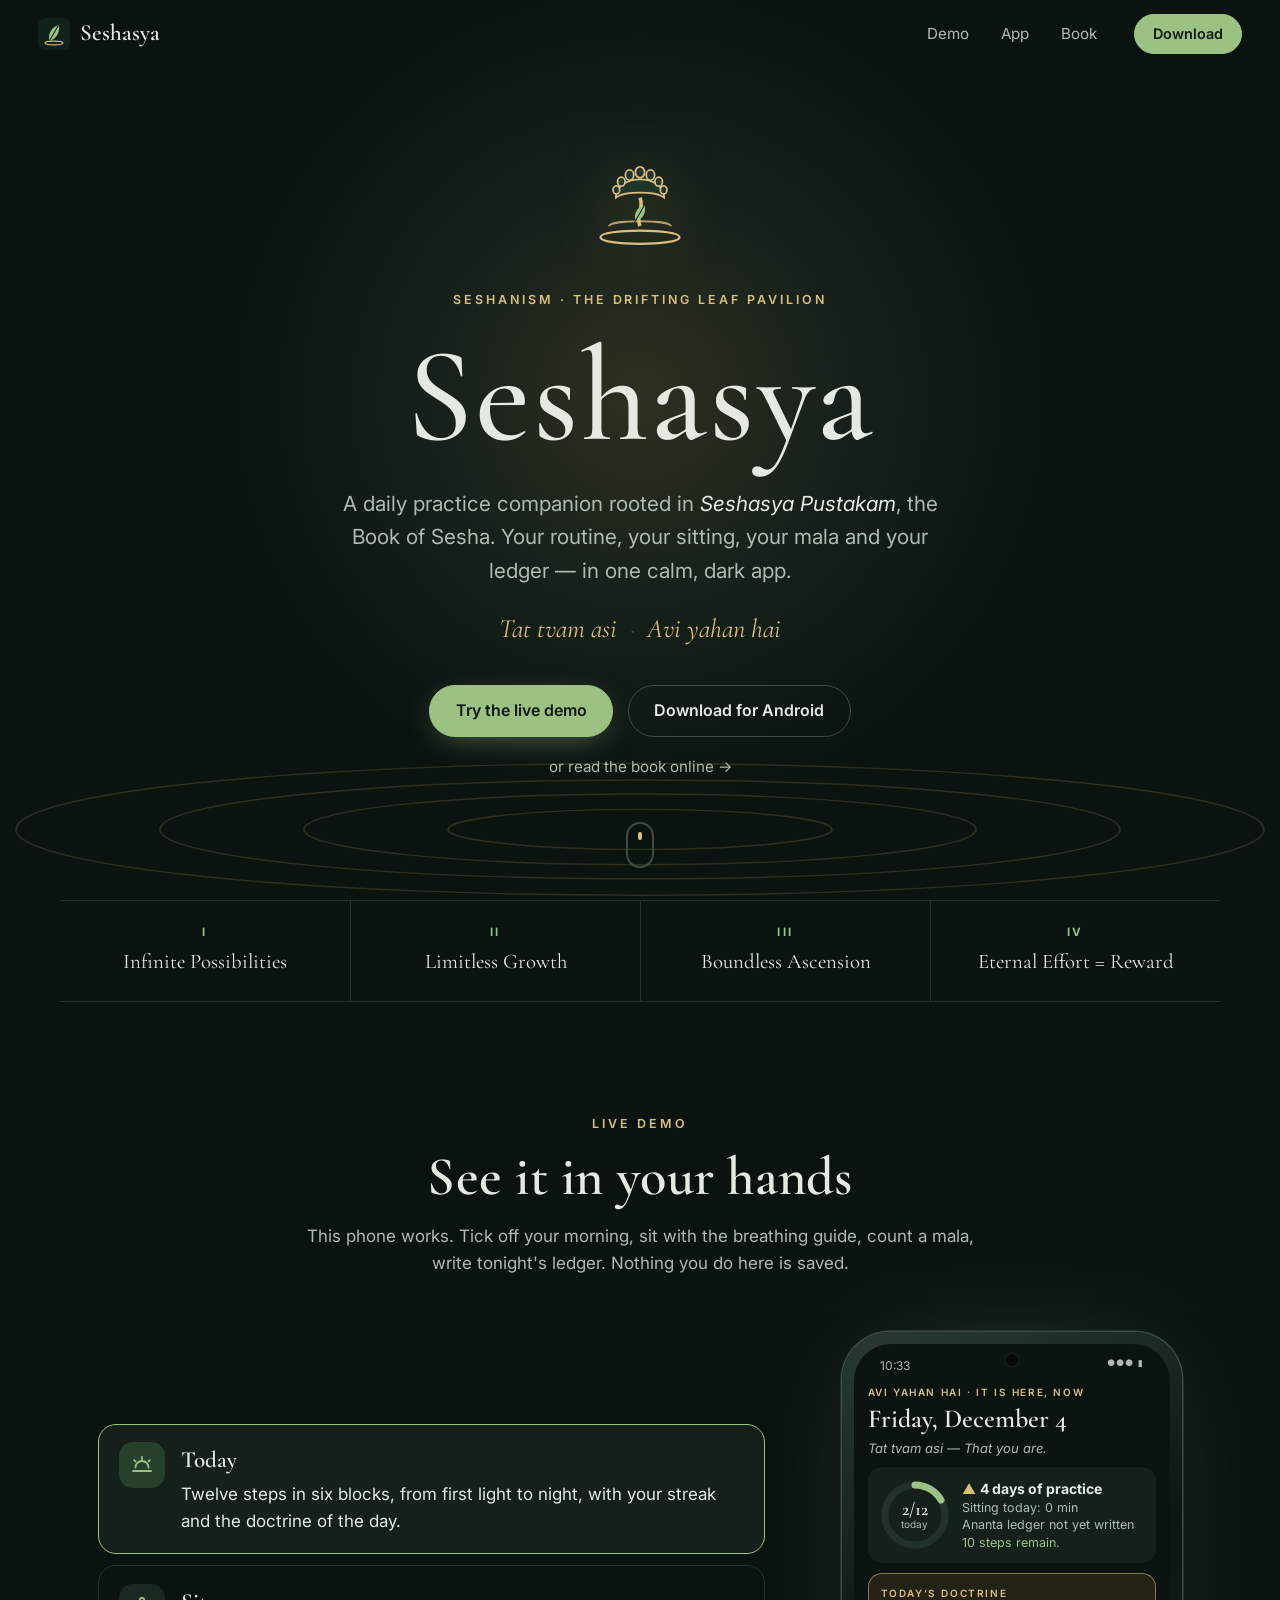
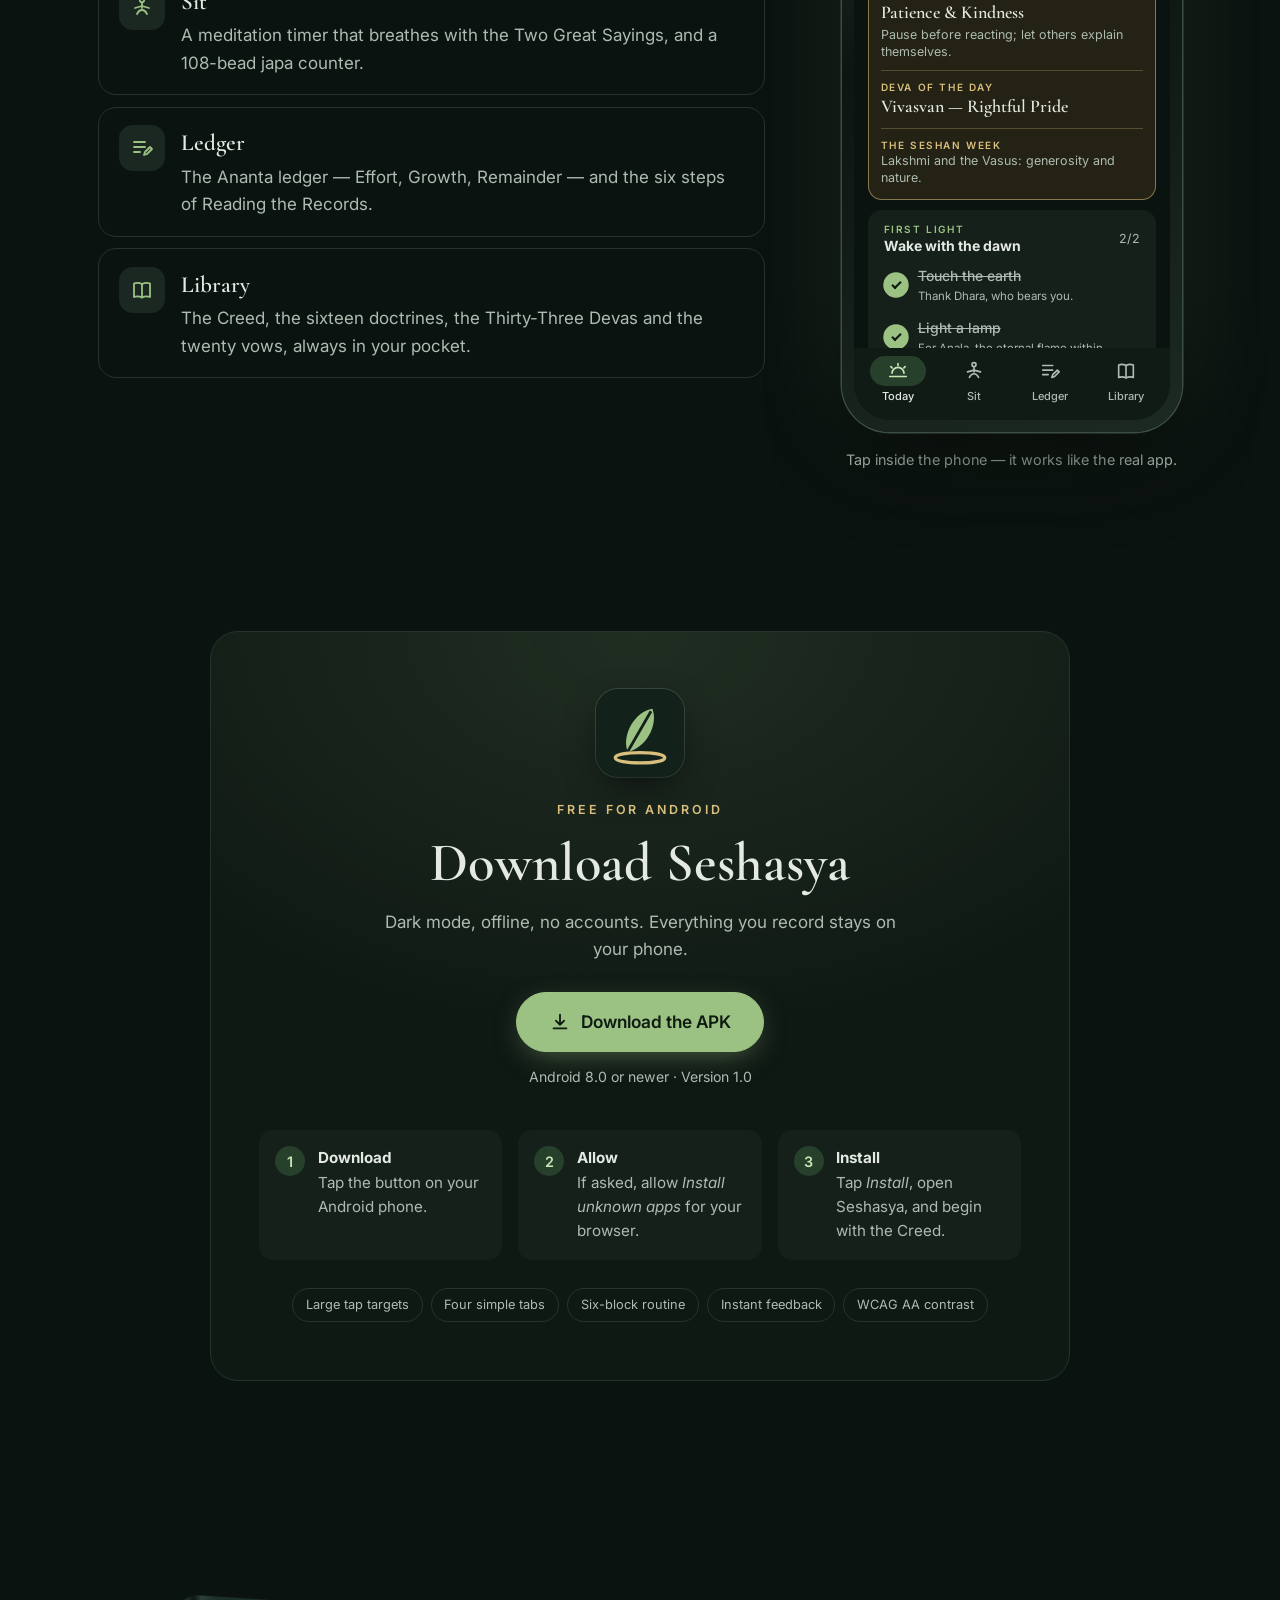
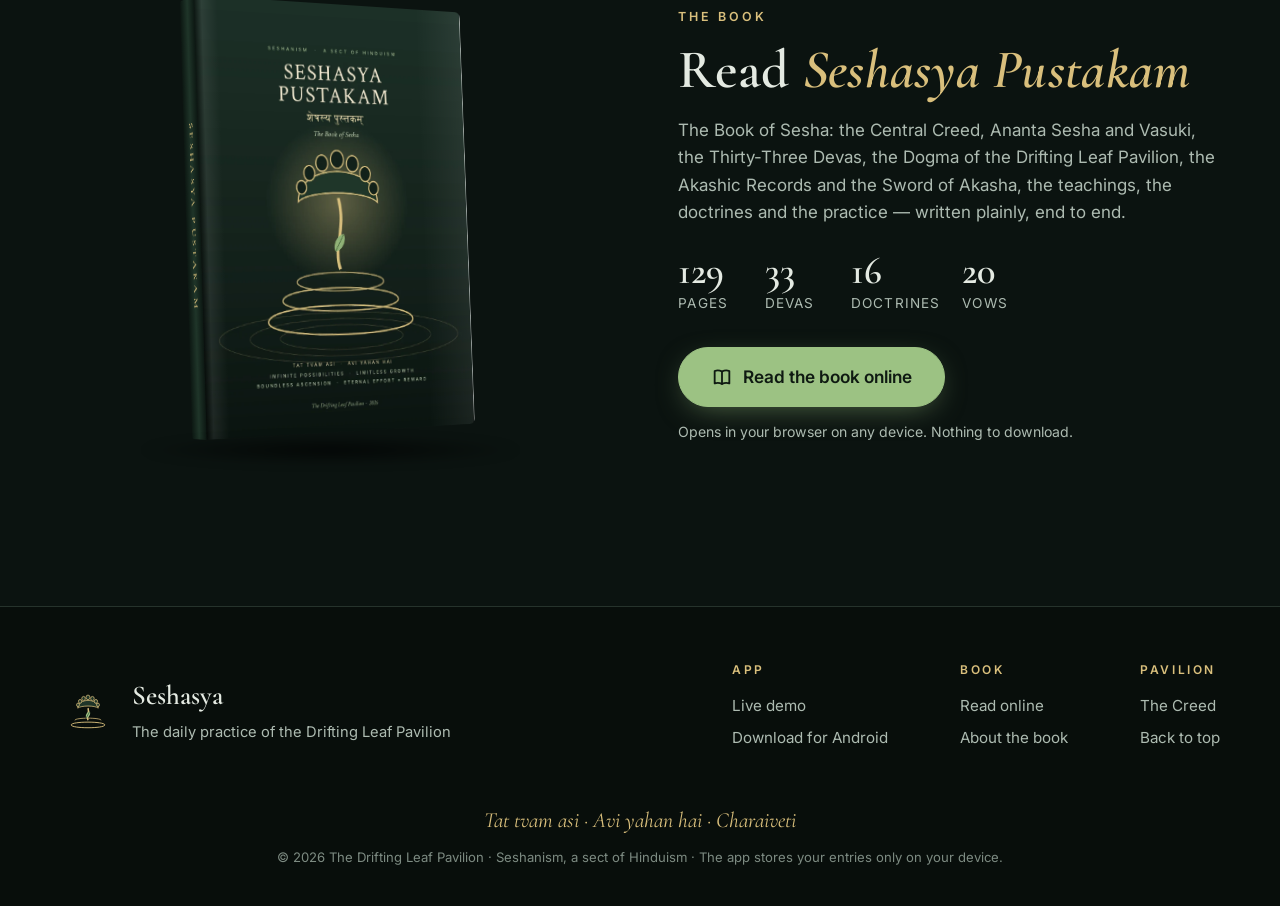
<file: index.html>
<!DOCTYPE html>
<html lang="en">
<head>
  <meta charset="utf-8">
  <meta name="viewport" content="width=device-width, initial-scale=1, viewport-fit=cover">
  <title>Seshasya — Daily practice for Seshanism</title>
  <meta name="description" content="Seshasya is a dark-mode daily practice app for Seshanism: routine, meditation, japa, the Ananta ledger and the full teachings of Seshasya Pustakam, the Book of Sesha.">
  <meta property="og:title" content="Seshasya — Daily practice for Seshanism">
  <meta property="og:description" content="Try the app, download it for Android, and read Seshasya Pustakam online.">
  <meta property="og:image" content="assets/img/og-image.jpg">
  <link rel="icon" href="assets/img/favicon.svg" type="image/svg+xml">
  <link rel="preconnect" href="https://fonts.googleapis.com">
  <link rel="preconnect" href="https://fonts.gstatic.com" crossorigin>
  <link href="https://fonts.googleapis.com/css2?family=Cormorant+Garamond:ital,wght@0,500;0,600;1,500&family=Inter:wght@400;500;600&display=swap" rel="stylesheet">
  <link rel="stylesheet" href="css/style.css">
</head>
<body>
  <a class="skip" href="#main">Skip to content</a>

  <!-- ============ NAV ============ -->
  <header class="nav" id="nav">
    <a class="brand" href="#top" aria-label="Seshasya home">
      <img src="assets/img/favicon.svg" alt="" width="32" height="32">
      <span>Seshasya</span>
    </a>
    <nav class="nav-links" aria-label="Sections">
      <a href="#demo">Demo</a>
      <a href="#download">App</a>
      <a href="#book">Book</a>
    </nav>
    <a class="btn btn-small" href="#download">Download</a>
  </header>

  <main id="main">
    <!-- ============ HERO ============ -->
    <section class="hero" id="top">
      <div class="hero-bg" aria-hidden="true">
        <div class="glow"></div>
        <svg class="rings" viewBox="0 0 800 260" preserveAspectRatio="none">
          <ellipse cx="400" cy="200" rx="390" ry="56"/><ellipse cx="400" cy="200" rx="300" ry="42"/>
          <ellipse cx="400" cy="200" rx="210" ry="30"/><ellipse cx="400" cy="200" rx="120" ry="17"/>
        </svg>
        <span class="leaf l1"></span><span class="leaf l2"></span><span class="leaf l3"></span>
        <span class="leaf l4"></span><span class="leaf l5"></span><span class="leaf l6"></span>
      </div>
      <div class="hero-inner">
        <img class="emblem" src="assets/img/emblem.svg" alt="" width="132" height="132">
        <p class="eyebrow">Seshanism &middot; The Drifting Leaf Pavilion</p>
        <h1>Seshasya</h1>
        <p class="lead">A daily practice companion rooted in <em>Seshasya Pustakam</em>, the Book of Sesha. Your routine, your sitting, your mala and your ledger &mdash; in one calm, dark app.</p>
        <p class="sayings"><span>Tat tvam asi</span><i aria-hidden="true">&middot;</i><span>Avi yahan hai</span></p>
        <div class="cta-row">
          <a class="btn" href="#demo">Try the live demo</a>
          <a class="btn btn-ghost" href="#download">Download for Android</a>
        </div>
        <a class="text-link" href="#book">or read the book online &rarr;</a>
      </div>
      <a class="scroll-cue" href="#demo" aria-label="Scroll to the demo"><span></span></a>
    </section>

    <!-- ============ TENETS STRIP ============ -->
    <section class="tenets" aria-label="The four tenets">
      <div class="tenet reveal"><b>I</b>Infinite Possibilities</div>
      <div class="tenet reveal"><b>II</b>Limitless Growth</div>
      <div class="tenet reveal"><b>III</b>Boundless Ascension</div>
      <div class="tenet reveal"><b>IV</b>Eternal Effort = Reward</div>
    </section>

    <!-- ============ DEMO ============ -->
    <section class="demo" id="demo">
      <div class="section-head reveal">
        <p class="eyebrow">Live demo</p>
        <h2>See it in your hands</h2>
        <p>This phone works. Tick off your morning, sit with the breathing guide, count a mala, write tonight's ledger. Nothing you do here is saved.</p>
      </div>

      <div class="demo-grid">
        <ul class="feature-list reveal" aria-label="App tabs">
          <li><button class="feature active" aria-pressed="true" data-tab="today">
            <span class="f-ico"><svg viewBox="0 0 24 24"><path d="M3 18h18M5.5 14.5a6.5 6.5 0 0 1 13 0M12 4v2M4.2 7.2l1.4 1.4M19.8 7.2l-1.4 1.4"/></svg></span>
            <span><b>Today</b>Twelve steps in six blocks, from first light to night, with your streak and the doctrine of the day.</span>
          </button></li>
          <li><button class="feature" aria-pressed="false" data-tab="sit">
            <span class="f-ico"><svg viewBox="0 0 24 24"><circle cx="12" cy="5" r="2.2"/><path d="M12 8v5m-5 6c1.5-3 3-4 5-4s3.5 1 5 4M5 13l7-2 7 2"/></svg></span>
            <span><b>Sit</b>A meditation timer that breathes with the Two Great Sayings, and a 108-bead japa counter.</span>
          </button></li>
          <li><button class="feature" data-tab="ledger">
            <span class="f-ico"><svg viewBox="0 0 24 24"><path d="M4 6h11M4 11h11M4 16h6M14 19l1-3 5-5 2 2-5 5z"/></svg></span>
            <span><b>Ledger</b>The Ananta ledger &mdash; Effort, Growth, Remainder &mdash; and the six steps of Reading the Records.</span>
          </button></li>
          <li><button class="feature" data-tab="library">
            <span class="f-ico"><svg viewBox="0 0 24 24"><path d="M4 5.5C6.5 4.5 9 4.5 12 6c3-1.5 5.5-1.5 8-.5V19c-2.5-1-5-1-8 .5-3-1.5-5.5-1.5-8-.5z"/><path d="M12 6v13.5"/></svg></span>
            <span><b>Library</b>The Creed, the sixteen doctrines, the Thirty-Three Devas and the twenty vows, always in your pocket.</span>
          </button></li>
        </ul>

        <div class="phone-wrap reveal">
          <div class="phone" aria-label="Interactive demo of the Seshasya app">
            <div class="phone-notch" aria-hidden="true"></div>
            <div class="status" aria-hidden="true"><span id="clock">9:41</span><span class="status-ico">&#9679;&#9679;&#9679; &#9646;</span></div>
            <div class="screen" id="screen" role="tabpanel" aria-live="polite"></div>
            <nav class="tabbar" aria-label="Demo app navigation">
              <button data-tab="today" class="on"><svg viewBox="0 0 24 24"><path d="M3 18h18M5.5 14.5a6.5 6.5 0 0 1 13 0M12 4v2M4.2 7.2l1.4 1.4M19.8 7.2l-1.4 1.4"/></svg><span>Today</span></button>
              <button data-tab="sit"><svg viewBox="0 0 24 24"><circle cx="12" cy="5" r="2.2"/><path d="M12 8v5m-5 6c1.5-3 3-4 5-4s3.5 1 5 4M5 13l7-2 7 2"/></svg><span>Sit</span></button>
              <button data-tab="ledger"><svg viewBox="0 0 24 24"><path d="M4 6h11M4 11h11M4 16h6M14 19l1-3 5-5 2 2-5 5z"/></svg><span>Ledger</span></button>
              <button data-tab="library"><svg viewBox="0 0 24 24"><path d="M4 5.5C6.5 4.5 9 4.5 12 6c3-1.5 5.5-1.5 8-.5V19c-2.5-1-5-1-8 .5-3-1.5-5.5-1.5-8-.5z"/><path d="M12 6v13.5"/></svg><span>Library</span></button>
            </nav>
          </div>
          <p class="phone-caption">Tap inside the phone &mdash; it works like the real app.</p>
        </div>
      </div>
    </section>

    <!-- ============ DOWNLOAD ============ -->
    <section class="download" id="download">
      <div class="download-card reveal">
        <img class="app-icon" src="assets/img/favicon.svg" alt="Seshasya app icon" width="88" height="88">
        <p class="eyebrow">Free for Android</p>
        <h2>Download Seshasya</h2>
        <p class="sub">Dark mode, offline, no accounts. Everything you record stays on your phone.</p>
        <!-- APK LINK: put Seshasya.apk in /downloads, or replace href with your GitHub release URL. -->
        <a class="btn btn-big" id="apk-link" href="https://github.com/dev-ananta/seshasya-pustakam/releases/latest/download/Seshasya.apk" download>
          <svg viewBox="0 0 24 24" aria-hidden="true"><path d="M12 4v11m0 0-4.5-4.5M12 15l4.5-4.5M5 19h14"/></svg>
          Download the APK
        </a>
        <p class="meta">Android 8.0 or newer &middot; Version 1.0</p>

        <ol class="steps">
          <li><span>1</span><div><b>Download</b>Tap the button on your Android phone.</div></li>
          <li><span>2</span><div><b>Allow</b>If asked, allow <em>Install unknown apps</em> for your browser.</div></li>
          <li><span>3</span><div><b>Install</b>Tap <em>Install</em>, open Seshasya, and begin with the Creed.</div></li>
        </ol>
        <ul class="badges" aria-label="Design principles">
          <li>Large tap targets</li><li>Four simple tabs</li><li>Six-block routine</li><li>Instant feedback</li><li>WCAG AA contrast</li>
        </ul>
      </div>
    </section>

    <!-- ============ BOOK ============ -->
    <section class="book" id="book">
      <div class="book-grid">
        <div class="book-stage reveal" aria-hidden="true">
          <div class="book3d">
            <div class="book-cover"><img src="assets/img/cover.webp" alt="" width="450" height="638"></div>
            <div class="book-spine"><span>SESHASYA PUSTAKAM</span></div>
            <div class="book-pages"></div>
            <div class="book-back"></div>
          </div>
          <div class="book-shadow"></div>
        </div>
        <div class="book-text reveal">
          <p class="eyebrow">The Book</p>
          <h2>Read <em>Seshasya Pustakam</em></h2>
          <p class="sub">The Book of Sesha: the Central Creed, Ananta Sesha and Vasuki, the Thirty-Three Devas, the Dogma of the Drifting Leaf Pavilion, the Akashic Records and the Sword of Akasha, the teachings, the doctrines and the practice &mdash; written plainly, end to end.</p>
          <dl class="stats">
            <div><dt>129</dt><dd>pages</dd></div>
            <div><dt>33</dt><dd>Devas</dd></div>
            <div><dt>16</dt><dd>doctrines</dd></div>
            <div><dt>20</dt><dd>vows</dd></div>
          </dl>
          <a class="btn btn-big" href="read.html">
            <svg viewBox="0 0 24 24" aria-hidden="true"><path d="M4 5.5C6.5 4.5 9 4.5 12 6c3-1.5 5.5-1.5 8-.5V19c-2.5-1-5-1-8 .5-3-1.5-5.5-1.5-8-.5z"/><path d="M12 6v13.5"/></svg>
            Read the book online
          </a>
          <p class="meta">Opens in your browser on any device. Nothing to download.</p>
        </div>
      </div>
    </section>
  </main>

  <!-- ============ FOOTER ============ -->
  <footer class="footer">
    <div class="footer-top">
      <div class="footer-brand">
        <img src="assets/img/emblem.svg" alt="" width="56" height="56">
        <div>
          <b>Seshasya</b>
          <span>The daily practice of the Drifting Leaf Pavilion</span>
        </div>
      </div>
      <nav class="footer-cols" aria-label="Footer">
        <div><h3>App</h3><a href="#demo">Live demo</a><a href="#download">Download for Android</a></div>
        <div><h3>Book</h3><a href="read.html">Read online</a><a href="#book">About the book</a></div>
        <div><h3>Pavilion</h3><a href="#top">The Creed</a><a href="#main">Back to top</a></div>
      </nav>
    </div>
    <p class="footer-saying">Tat tvam asi &middot; Avi yahan hai &middot; Charaiveti</p>
    <p class="footer-fine">&copy; 2026 The Drifting Leaf Pavilion &middot; Seshanism, a sect of Hinduism &middot; The app stores your entries only on your device.</p>
  </footer>

  <script src="js/main.js" defer></script>
</body>
</html>
</file>
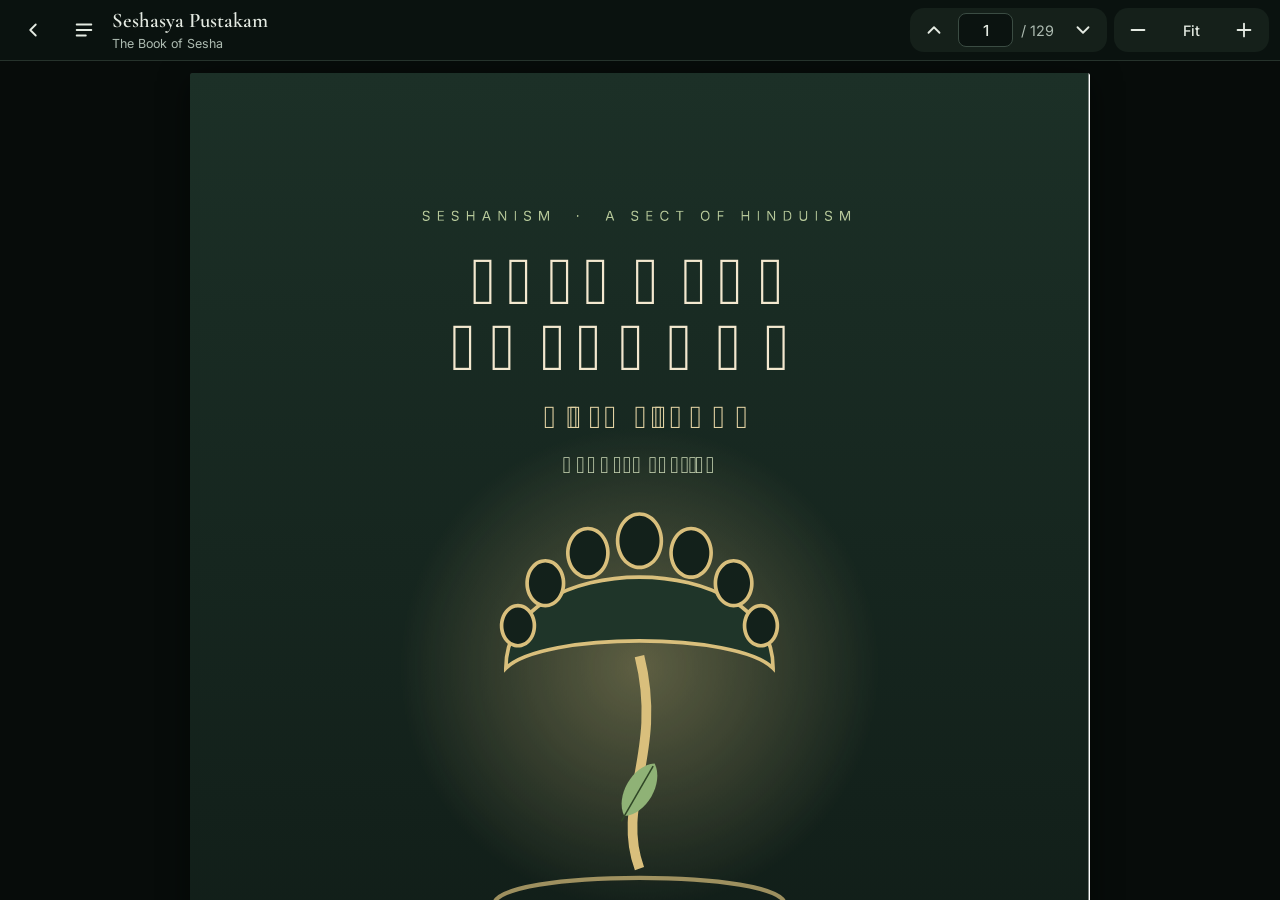
<file: read.html>
<!DOCTYPE html>
<html lang="en">
<head>
<meta charset="utf-8">
<meta name="viewport" content="width=device-width, initial-scale=1, viewport-fit=cover">
<title>Read Seshasya Pustakam · The Book of Sesha</title>
<link rel="icon" href="assets/img/favicon.svg" type="image/svg+xml">
<link rel="preconnect" href="https://fonts.googleapis.com">
<link rel="preconnect" href="https://fonts.gstatic.com" crossorigin>
<link href="https://fonts.googleapis.com/css2?family=Cormorant+Garamond:wght@600&family=Inter:wght@400;500;600&display=swap" rel="stylesheet">
<link rel="stylesheet" href="css/reader.css">
</head>
<body>
<header class="bar">
  <a class="icon-btn" href="index.html" aria-label="Back to the home page" title="Back">
    <svg viewBox="0 0 24 24"><path d="M15 18l-6-6 6-6"/></svg>
  </a>
  <button class="icon-btn" id="toc-btn" aria-label="Contents" aria-expanded="false" aria-controls="toc" title="Contents">
    <svg viewBox="0 0 24 24"><path d="M4 6h16M4 12h16M4 18h10"/></svg>
  </button>
  <div class="title"><b>Seshasya Pustakam</b><span>The Book of Sesha</span></div>
  <div class="pager">
    <button class="icon-btn" id="prev" aria-label="Previous page"><svg viewBox="0 0 24 24"><path d="M18 15l-6-6-6 6"/></svg></button>
    <label class="sr" for="page-num">Page number</label>
    <input id="page-num" type="number" inputmode="numeric" min="1" value="1">
    <span class="of">/ <span id="page-count">–</span></span>
    <button class="icon-btn" id="next" aria-label="Next page"><svg viewBox="0 0 24 24"><path d="M6 9l6 6 6-6"/></svg></button>
  </div>
  <div class="zoom">
    <button class="icon-btn" id="zoom-out" aria-label="Zoom out"><svg viewBox="0 0 24 24"><path d="M5 12h14"/></svg></button>
    <button class="zoom-val" id="zoom-fit" title="Fit to width">Fit</button>
    <button class="icon-btn" id="zoom-in" aria-label="Zoom in"><svg viewBox="0 0 24 24"><path d="M12 5v14M5 12h14"/></svg></button>
  </div>
</header>

<aside class="toc" id="toc" aria-label="Contents" hidden>
  <div class="toc-head"><b>Contents</b><button class="icon-btn" id="toc-close" aria-label="Close contents"><svg viewBox="0 0 24 24"><path d="M6 6l12 12M18 6L6 18"/></svg></button></div>
  <nav id="toc-list"><p class="muted">Loading…</p></nav>
</aside>
<div class="scrim" id="scrim" hidden></div>

<main id="viewer" tabindex="-1">
  <div class="loading" id="loading">
    <img src="assets/img/emblem.svg" alt="" width="84" height="84">
    <p>Opening the book…</p>
    <div class="bar-track"><div class="bar-fill" id="progress"></div></div>
  </div>
  <div id="pages"></div>
</main>

<noscript><p class="noscript">The reader needs JavaScript. You can still <a href="assets/book/Seshasya_Pustakam.pdf">open the PDF directly</a>.</p></noscript>
<script type="module" src="js/reader.js"></script>
</body>
</html>
</file>
<file: css/style.css>
/* =========================================================
   Seshasya — landing page
   Palette mirrors the app: forest night, sage leaf, serpent gold
   ========================================================= */
:root {
  --bg: #0B1310;
  --bg2: #0f1914;
  --surface: #15201A;
  --surface-hi: #1B2821;
  --surface-top: #22312A;
  --line: #26332C;
  --line-hi: #3B4C43;
  --text: #E4EAE2;
  --muted: #ADBBB1;
  --sage: #9CC283;
  --sage-deep: #26402C;
  --gold: #D9BF7C;
  --gold-deep: #3A3018;
  --serif: "Cormorant Garamond", Georgia, "Times New Roman", serif;
  --sans: Inter, system-ui, -apple-system, "Segoe UI", Roboto, sans-serif;
  --radius: 18px;
  --max: 1160px;
}
*, *::before, *::after { box-sizing: border-box; }
html { scroll-behavior: smooth; }
@media (prefers-reduced-motion: reduce) { html { scroll-behavior: auto; } }
body {
  margin: 0; background: var(--bg); color: var(--text);
  font-family: var(--sans); font-size: 17px; line-height: 1.6;
  -webkit-font-smoothing: antialiased;
}
img, svg { display: block; max-width: 100%; }
a { color: var(--sage); }
h1, h2, h3 { font-family: var(--serif); font-weight: 600; line-height: 1.08; margin: 0; letter-spacing: .005em; }
h2 { font-size: clamp(2.2rem, 4.6vw, 3.4rem); }
em { font-style: italic; }
.skip { position: absolute; left: -999px; top: 8px; background: var(--sage); color: #0F1A12; padding: 8px 14px; border-radius: 8px; z-index: 100; }
.skip:focus { left: 8px; }
:focus-visible { outline: 2px solid var(--gold); outline-offset: 3px; border-radius: 6px; }

.eyebrow {
  font-size: .78rem; letter-spacing: .24em; text-transform: uppercase;
  color: var(--gold); font-weight: 600; margin: 0 0 .9rem;
}

/* ---------- buttons ---------- */
.btn {
  display: inline-flex; align-items: center; justify-content: center; gap: .6rem;
  min-height: 52px; padding: 0 1.6rem; border-radius: 999px;
  background: var(--sage); color: #0F1A12; font-weight: 600; font-size: 1rem;
  text-decoration: none; border: 1px solid var(--sage);
  transition: transform .15s ease, background .2s ease, box-shadow .2s ease;
  box-shadow: 0 8px 30px -10px rgba(156,194,131,.55);
}
.btn:hover { transform: translateY(-2px); background: #aed39a; }
.btn:active { transform: translateY(0); }
.btn svg { width: 22px; height: 22px; fill: none; stroke: currentColor; stroke-width: 2; stroke-linecap: round; stroke-linejoin: round; }
.btn-ghost { background: transparent; color: var(--text); border-color: var(--line-hi); box-shadow: none; }
.btn-ghost:hover { background: rgba(255,255,255,.05); border-color: var(--sage); }
.btn-small { min-height: 40px; padding: 0 1.1rem; font-size: .9rem; box-shadow: none; }
.btn-big { min-height: 60px; padding: 0 2rem; font-size: 1.08rem; }
.text-link { color: var(--muted); text-decoration: none; font-size: .95rem; border-bottom: 1px solid transparent; }
.text-link:hover { color: var(--text); border-bottom-color: var(--line-hi); }

/* ---------- nav ---------- */
.nav {
  position: fixed; inset: 0 0 auto 0; z-index: 50;
  display: flex; align-items: center; gap: 1.5rem;
  padding: .8rem clamp(1rem, 4vw, 2.4rem);
  transition: background .3s ease, border-color .3s ease, backdrop-filter .3s ease;
  border-bottom: 1px solid transparent;
}
.nav.scrolled { background: rgba(11,19,16,.82); -webkit-backdrop-filter: blur(14px); backdrop-filter: blur(14px); border-bottom-color: var(--line); }
.brand { display: flex; align-items: center; gap: .6rem; color: var(--text); text-decoration: none; font-family: var(--serif); font-size: 1.45rem; font-weight: 600; }
.nav-links { display: flex; gap: .3rem; margin-left: auto; }
.nav-links a { color: var(--muted); text-decoration: none; font-size: .95rem; padding: .55rem .85rem; border-radius: 999px; }
.nav-links a:hover { color: var(--text); background: rgba(255,255,255,.05); }
@media (max-width: 640px) { .nav-links { display: none; } .nav .btn-small { margin-left: auto; } }

/* ---------- hero ---------- */
.hero {
  position: relative; min-height: 100svh; display: grid; place-items: center;
  padding: 7rem 1.25rem 6rem; overflow: hidden; text-align: center;
}
.hero-bg { position: absolute; inset: 0; pointer-events: none; }
.glow {
  position: absolute; left: 50%; top: 44%; width: min(900px, 120vw); aspect-ratio: 1;
  transform: translate(-50%, -50%);
  background: radial-gradient(circle, rgba(217,191,124,.17) 0%, rgba(156,194,131,.08) 32%, transparent 64%);
}
.rings { position: absolute; left: 0; right: 0; bottom: 0; width: 100%; height: 34vh; }
.rings ellipse { fill: none; stroke: rgba(217,191,124,.16); stroke-width: 1.2; }
.leaf {
  position: absolute; top: -8vh; width: 18px; height: 30px; border-radius: 0 100% 0 100%;
  background: linear-gradient(135deg, #b4d39d, #5d7d4c); opacity: .55;
  animation: drift 18s linear infinite;
}
.l1 { left: 8%;  animation-delay: -2s;  animation-duration: 21s; }
.l2 { left: 22%; animation-delay: -11s; transform: scale(.7); }
.l3 { left: 64%; animation-delay: -6s;  animation-duration: 24s; }
.l4 { left: 78%; animation-delay: -15s; transform: scale(.8); }
.l5 { left: 90%; animation-delay: -1s;  animation-duration: 26s; }
.l6 { left: 44%; animation-delay: -19s; transform: scale(.6); }
@keyframes drift {
  0%   { transform: translate(0, 0) rotate(0deg); opacity: 0; }
  10%  { opacity: .55; }
  50%  { transform: translate(40px, 55vh) rotate(160deg); }
  90%  { opacity: .45; }
  100% { transform: translate(-20px, 112vh) rotate(320deg); opacity: 0; }
}
@media (prefers-reduced-motion: reduce) { .leaf { animation: none; display: none; } }

.hero-inner { position: relative; max-width: 760px; }
.emblem { margin: 0 auto 1.4rem; filter: drop-shadow(0 10px 30px rgba(217,191,124,.25)); animation: float 7s ease-in-out infinite; }
@keyframes float { 50% { transform: translateY(-8px); } }
@media (prefers-reduced-motion: reduce) { .emblem { animation: none; } }
.hero h1 { font-size: clamp(4rem, 13vw, 8.4rem); font-weight: 500; letter-spacing: .02em; }
.lead { font-size: clamp(1.08rem, 2.2vw, 1.3rem); color: var(--muted); max-width: 620px; margin: 1.1rem auto 0; }
.lead em { color: var(--text); }
.sayings { font-family: var(--serif); font-style: italic; font-size: clamp(1.3rem, 3vw, 1.65rem); color: var(--gold); margin: 1.3rem 0 0; display: flex; gap: .8rem; justify-content: center; flex-wrap: wrap; }
.sayings i { color: var(--line-hi); font-style: normal; }
.cta-row { display: flex; gap: .9rem; justify-content: center; flex-wrap: wrap; margin: 2.2rem 0 1rem; }
.scroll-cue { position: absolute; bottom: 2rem; left: 50%; transform: translateX(-50%); width: 28px; height: 46px; border: 2px solid var(--line-hi); border-radius: 20px; }
.scroll-cue span { position: absolute; left: 50%; top: 8px; width: 4px; height: 8px; margin-left: -2px; border-radius: 2px; background: var(--gold); animation: cue 1.8s ease-in-out infinite; }
@keyframes cue { 0% { opacity: 0; transform: translateY(0); } 40% { opacity: 1; } 100% { opacity: 0; transform: translateY(16px); } }

/* ---------- tenets strip ---------- */
.tenets {
  display: grid; grid-template-columns: repeat(4, 1fr); max-width: var(--max); margin: 0 auto;
  border-top: 1px solid var(--line); border-bottom: 1px solid var(--line);
}
.tenet { padding: 1.4rem 1rem; text-align: center; font-family: var(--serif); font-size: 1.3rem; color: var(--text); }
.tenet + .tenet { border-left: 1px solid var(--line); }
.tenet b { display: block; font-family: var(--sans); font-size: .72rem; letter-spacing: .22em; color: var(--sage); margin-bottom: .2rem; }
@media (max-width: 760px) { .tenets { grid-template-columns: 1fr 1fr; } .tenet:nth-child(3) { border-left: 0; } .tenet:nth-child(n+3) { border-top: 1px solid var(--line); } }

/* ---------- sections ---------- */
section { scroll-margin-top: 70px; }
.section-head { text-align: center; max-width: 680px; margin: 0 auto 3.4rem; }
.section-head p:last-child { color: var(--muted); margin: 1rem 0 0; }

/* ---------- demo ---------- */
.demo { padding: 7rem clamp(1rem, 4vw, 2.4rem) 6rem; max-width: var(--max); margin: 0 auto; }
.demo-grid { display: grid; grid-template-columns: 1fr auto; gap: clamp(2rem, 6vw, 5rem); align-items: center; }
@media (max-width: 900px) { .demo-grid { grid-template-columns: 1fr; } .phone-wrap { order: -1; } }
.feature-list { list-style: none; padding: 0; margin: 0; display: grid; gap: .7rem; }
.feature {
  width: 100%; display: flex; gap: 1rem; align-items: flex-start; text-align: left;
  padding: 1.1rem 1.2rem; border-radius: var(--radius); border: 1px solid var(--line);
  background: transparent; color: var(--muted); font: inherit; cursor: pointer;
  transition: background .2s, border-color .2s, color .2s;
}
.feature b { display: block; color: var(--text); font-family: var(--serif); font-size: 1.45rem; font-weight: 600; margin-bottom: .1rem; }
.feature:hover { background: rgba(255,255,255,.03); }
.feature.active { background: var(--surface); border-color: var(--sage); color: var(--text); }
.f-ico { flex: none; width: 46px; height: 46px; border-radius: 14px; display: grid; place-items: center; background: var(--surface-hi); }
.feature.active .f-ico { background: var(--sage-deep); }
.f-ico svg, .tabbar svg { width: 24px; height: 24px; fill: none; stroke: var(--sage); stroke-width: 1.8; stroke-linecap: round; stroke-linejoin: round; }
@media (max-width: 900px) { .feature-list { grid-template-columns: 1fr 1fr; } .feature { flex-direction: column; } }
@media (max-width: 520px) { .feature-list { grid-template-columns: 1fr; } .feature { flex-direction: row; } }

/* ---------- phone ---------- */
.phone-wrap { display: grid; justify-items: center; gap: 1rem; }
.phone {
  position: relative; width: 340px; height: 700px; border-radius: 48px; padding: 12px;
  background: linear-gradient(155deg, #2a3a31, #0d1511 40%, #1c2a22);
  box-shadow: 0 0 0 1.5px #3c4d43, 0 40px 90px -30px rgba(0,0,0,.9), 0 0 120px -40px rgba(156,194,131,.35);
  display: flex; flex-direction: column; overflow: hidden;
}
@media (max-width: 380px) { .phone { width: 310px; height: 640px; } }
.phone::before { content: ""; position: absolute; inset: 12px; border-radius: 37px; background: var(--bg); z-index: 0; }
.phone > * { position: relative; z-index: 1; }
.phone-notch { position: absolute; top: 22px; left: 50%; width: 12px; height: 12px; margin-left: -6px; border-radius: 50%; background: #050807; box-shadow: 0 0 0 2px #121a16; z-index: 3; }
.status { display: flex; justify-content: space-between; padding: 12px 26px 4px; font-size: 12px; color: var(--muted); }
.status-ico { letter-spacing: 1px; font-size: 9px; }
.screen { flex: 1; overflow-y: auto; overflow-x: hidden; padding: 6px 14px 14px; font-size: 14px; line-height: 1.4; }
.tabbar { display: grid; grid-template-columns: repeat(4, 1fr); background: #111B16; border-radius: 0 0 37px 37px; padding: 8px 6px 16px; }
.tabbar button { background: none; border: 0; color: var(--muted); font: 500 11px/1 var(--sans); display: grid; justify-items: center; gap: 4px; padding: 0; cursor: pointer; min-height: 48px; }
.tabbar button svg { width: 56px; height: 30px; padding: 4px 16px; border-radius: 15px; stroke: var(--muted); transition: background .2s; }
.tabbar button.on { color: var(--text); }
.tabbar button.on svg { background: var(--sage-deep); stroke: #cbe5b6; }
.phone-caption { color: var(--muted); font-size: .9rem; margin: 0; }

/* ---------- inside the demo app ---------- */
.a-label { font-size: 10px; letter-spacing: .16em; text-transform: uppercase; font-weight: 600; color: var(--gold); }
.a-label.sage { color: var(--sage); }
.a-h { font-family: var(--serif); font-size: 26px; font-weight: 600; margin: 2px 0 2px; }
.a-sub { color: var(--muted); font-style: italic; font-size: 13px; }
.a-card { background: var(--surface); border-radius: 14px; padding: 12px; margin-top: 10px; }
.a-card.gold { background: rgba(58,48,24,.55); border: 1px solid rgba(217,191,124,.55); }
.a-card.green { background: var(--sage-deep); text-align: center; }
.a-title { font-family: var(--serif); font-size: 18px; font-weight: 600; }
.a-muted { color: var(--muted); font-size: 12.5px; }
.a-hr { height: 1px; background: rgba(217,191,124,.28); margin: 9px 0; }
.prog { display: flex; gap: 12px; align-items: center; }
.ring { position: relative; width: 70px; height: 70px; flex: none; }
.ring svg { width: 70px; height: 70px; transform: rotate(-90deg); }
.ring circle { fill: none; stroke-width: 7; }
.ring .trk { stroke: var(--surface-top); }
.ring .val { stroke: var(--sage); stroke-linecap: round; transition: stroke-dashoffset .45s ease; }
.ring .lbl { position: absolute; inset: 0; display: grid; place-items: center; text-align: center; font-family: var(--serif); font-size: 18px; font-weight: 600; line-height: 1; }
.ring .lbl small { display: block; font: 10px var(--sans); color: var(--muted); }
.fire { color: var(--gold); }
.blk-h { display: flex; align-items: center; justify-content: space-between; padding: 0 4px 4px; }
.task { display: flex; align-items: center; gap: 10px; width: 100%; min-height: 52px; padding: 6px 4px; border: 0; background: none; color: var(--text); text-align: left; font: inherit; border-radius: 10px; cursor: pointer; }
.task:hover { background: rgba(255,255,255,.03); }
.chk { flex: none; width: 24px; height: 24px; border-radius: 50%; border: 2px solid var(--line-hi); display: grid; place-items: center; transition: background .2s, border-color .2s, transform .15s; }
.task.done .chk { background: var(--sage); border-color: var(--sage); transform: scale(1.06); }
.task.done .chk::after { content: ""; width: 9px; height: 5px; border: 2px solid #0F1A12; border-top: 0; border-right: 0; transform: rotate(-45deg) translate(1px, -1px); }
.task .tt { flex: 1; }
.task .tt b { display: block; font-weight: 500; }
.task.done .tt b { text-decoration: line-through; color: var(--muted); }
.task .tt span { font-size: 11.5px; color: var(--muted); }
.go { flex: none; width: 34px; height: 34px; border-radius: 50%; background: var(--surface-top); display: grid; place-items: center; color: var(--sage); font-size: 15px; border: 0; cursor: pointer; }
.seg { display: grid; grid-template-columns: 1fr 1fr; border: 1px solid var(--line-hi); border-radius: 999px; overflow: hidden; margin: 8px 0 10px; }
.seg button { background: none; border: 0; color: var(--text); font: 500 13px var(--sans); padding: 9px 0; cursor: pointer; }
.seg button.on { background: var(--sage-deep); color: #cbe5b6; }
.chips { display: flex; gap: 6px; flex-wrap: wrap; justify-content: center; }
.chip { border: 1px solid var(--line-hi); background: none; color: var(--text); border-radius: 8px; padding: 6px 11px; font: 500 12.5px var(--sans); cursor: pointer; }
.chip.on { background: var(--sage-deep); border-color: var(--sage-deep); color: #cbe5b6; }
.chip:disabled { opacity: .45; cursor: default; }
.breath { position: relative; width: 230px; height: 230px; margin: 12px auto 6px; display: grid; place-items: center; }
.breath svg { position: absolute; inset: 0; transform: rotate(-90deg); }
.breath .orb { position: absolute; width: 170px; height: 170px; border-radius: 50%; border: 2px solid var(--sage); background: rgba(156,194,131,.13); transform: scale(.8); }
.breath .txt { position: relative; text-align: center; }
.breath .time { font-family: var(--serif); font-size: 40px; font-weight: 600; line-height: 1; }
.breath .phase { color: var(--muted); font-size: 13px; white-space: pre-line; margin-top: 4px; }
.a-btn { width: 100%; min-height: 50px; border-radius: 999px; border: 1px solid var(--sage); background: var(--sage); color: #0F1A12; font: 600 15px var(--sans); cursor: pointer; }
.a-btn.ghost { background: none; color: var(--text); border-color: var(--line-hi); }
.a-btn:disabled { opacity: .4; cursor: default; }
.a-row { display: flex; gap: 8px; }
.japa { width: 230px; height: 230px; margin: 12px auto; border-radius: 50%; border: 0; background: var(--surface-hi); position: relative; display: grid; place-items: center; cursor: pointer; color: var(--text); -webkit-tap-highlight-color: transparent; transition: transform .08s; }
.japa:active { transform: scale(.97); }
.japa svg { position: absolute; inset: 0; transform: rotate(-90deg); }
.japa .n { font-family: var(--serif); font-size: 54px; font-weight: 600; line-height: 1; }
.field { width: 100%; background: transparent; border: 1px solid var(--line-hi); border-radius: 8px; color: var(--text); font: 13.5px var(--sans); padding: 8px 10px; resize: none; margin-top: 4px; }
.field:focus { outline: none; border-color: var(--sage); }
.f-lbl { font-size: 12px; color: var(--sage); margin-top: 10px; display: block; }
.entry { border-top: 1px solid var(--line); padding: 8px 0; font-size: 12.5px; }
.lib-item { width: 100%; display: flex; align-items: center; justify-content: space-between; gap: 8px; background: var(--surface); border: 0; color: var(--text); border-radius: 12px; padding: 12px; margin-top: 8px; text-align: left; font: inherit; cursor: pointer; }
.lib-item b { font-weight: 600; display: block; }
.lib-item span { font-size: 11.5px; color: var(--muted); }
.back { background: none; border: 0; color: var(--text); font: 600 15px var(--sans); padding: 8px 0; cursor: pointer; }
.exp { background: var(--surface); border-radius: 12px; margin-top: 8px; overflow: hidden; }
.exp > button { width: 100%; display: flex; gap: 10px; align-items: center; background: none; border: 0; color: var(--text); font: inherit; padding: 11px 12px; text-align: left; cursor: pointer; }
.exp .num { color: var(--sage); font-family: var(--serif); font-size: 20px; font-weight: 600; width: 24px; }
.exp .body { display: none; padding: 0 12px 12px 46px; font-size: 13px; color: var(--muted); }
.exp.open .body { display: block; }
.fade-in { animation: fadeIn .25s ease; }
@keyframes fadeIn { from { opacity: 0; transform: translateY(6px); } }

/* ---------- download ---------- */
.download { padding: 4rem clamp(1rem, 4vw, 2.4rem) 6rem; }
.download-card {
  max-width: 860px; margin: 0 auto; text-align: center; padding: clamp(2.2rem, 5vw, 3.6rem) clamp(1.2rem, 4vw, 3rem);
  border-radius: 28px; border: 1px solid var(--line);
  background: radial-gradient(120% 90% at 50% 0%, rgba(156,194,131,.12), transparent 60%), var(--bg2);
}
.app-icon { margin: 0 auto 1.4rem; border-radius: 22px; box-shadow: 0 14px 40px -12px rgba(0,0,0,.8), 0 0 0 1px var(--line-hi); }
.download-card .sub { color: var(--muted); max-width: 520px; margin: 1rem auto 1.8rem; }
.meta { color: var(--muted); font-size: .88rem; margin: .9rem 0 0; }
.steps { list-style: none; padding: 0; margin: 2.6rem 0 0; display: grid; grid-template-columns: repeat(3, 1fr); gap: 1rem; text-align: left; }
.steps li { display: flex; gap: .8rem; padding: 1rem; border-radius: 14px; background: var(--surface); font-size: .95rem; color: var(--muted); }
.steps li span { flex: none; width: 30px; height: 30px; border-radius: 50%; background: var(--sage-deep); color: #cbe5b6; display: grid; place-items: center; font-weight: 600; font-size: .9rem; }
.steps b { display: block; color: var(--text); }
@media (max-width: 720px) { .steps { grid-template-columns: 1fr; } }
.badges { list-style: none; padding: 0; margin: 1.8rem 0 0; display: flex; flex-wrap: wrap; gap: .5rem; justify-content: center; }
.badges li { font-size: .8rem; color: var(--muted); border: 1px solid var(--line); border-radius: 999px; padding: .35rem .8rem; }

/* ---------- book ---------- */
.book { padding: 6rem clamp(1rem, 4vw, 2.4rem) 8rem; overflow: hidden; }
.book-grid { max-width: var(--max); margin: 0 auto; display: grid; grid-template-columns: 1fr 1fr; gap: clamp(2rem, 6vw, 5rem); align-items: center; }
@media (max-width: 860px) { .book-grid { grid-template-columns: 1fr; text-align: center; } .stats { justify-content: center; } }
.book-stage { position: relative; display: grid; place-items: center; perspective: 1800px; padding: 2rem 0 3rem; }
.book3d {
  --w: min(300px, 62vw); --h: calc(var(--w) * 1.417); --d: 34px;
  position: relative; width: var(--w); height: var(--h);
  transform-style: preserve-3d; transform: rotateY(28deg) rotateX(4deg);
  transition: transform .8s cubic-bezier(.2,.7,.2,1);
}
.book-stage:hover .book3d { transform: rotateY(12deg) rotateX(2deg); }
@media (prefers-reduced-motion: reduce) { .book3d { transition: none; } }
.book-cover, .book-back, .book-spine, .book-pages { position: absolute; backface-visibility: hidden; }
.book-cover { inset: 0; transform: translateZ(calc(var(--d) / 2)); border-radius: 2px 6px 6px 2px; overflow: hidden; }
.book-cover img { width: 100%; height: 100%; object-fit: cover; }
.book-cover::after { content: ""; position: absolute; inset: 0; background: linear-gradient(90deg, rgba(0,0,0,.45) 0%, rgba(255,255,255,.08) 2.5%, transparent 8%, transparent 82%, rgba(255,255,255,.07) 100%); }
.book-back { inset: 0; transform: translateZ(calc(var(--d) / -2)) rotateY(180deg); background: #12201a; border-radius: 6px 2px 2px 6px; }
.book-spine {
  top: 0; left: 0; width: var(--d); height: 100%;
  transform-origin: left center; transform: translateZ(calc(var(--d) / -2)) rotateY(-90deg);
  background: linear-gradient(90deg, #0c1712, #1f3529 50%, #0c1712);
  display: grid; place-items: center; border-radius: 3px 0 0 3px;
}
.book-spine span { writing-mode: vertical-rl; font-family: var(--serif); font-weight: 600; letter-spacing: .28em; font-size: 12px; color: var(--gold); }
.book-pages {
  top: 4px; bottom: 4px; left: var(--w); width: calc(var(--d) - 4px);
  transform-origin: left center; transform: translateZ(calc(var(--d) / 2 - 2px)) rotateY(90deg);
  background: repeating-linear-gradient(90deg, #efe9da 0 1px, #d3cbb7 1px 2px);
}
.book-shadow { position: absolute; bottom: .8rem; width: 70%; height: 30px; border-radius: 50%; background: radial-gradient(closest-side, rgba(0,0,0,.65), transparent); filter: blur(4px); }
.book-text .sub { color: var(--muted); margin: 1.1rem 0 1.6rem; }
.book-text h2 em { color: var(--gold); }
.stats { display: flex; gap: 1.6rem 1.4rem; margin: 0 0 2rem; flex-wrap: wrap; }
.stats div { min-width: 64px; }
@media (max-width: 520px) { .stats { gap: 1.2rem 1.1rem; } .stats dt { font-size: 2rem; } .stats dd { font-size: .72rem; } }
.stats dt { font-family: var(--serif); font-size: 2.4rem; font-weight: 600; color: var(--text); line-height: 1; }
.stats dd { margin: .2rem 0 0; color: var(--muted); font-size: .85rem; letter-spacing: .08em; text-transform: uppercase; }

/* ---------- footer ---------- */
.footer { border-top: 1px solid var(--line); background: #080e0b; padding: 3.6rem clamp(1rem, 4vw, 2.4rem) 2.4rem; }
.footer-top { max-width: var(--max); margin: 0 auto; display: flex; justify-content: space-between; gap: 2.4rem; flex-wrap: wrap; }
.footer-brand { display: flex; gap: 1rem; align-items: center; }
.footer-brand b { display: block; font-family: var(--serif); font-size: 1.7rem; font-weight: 600; }
.footer-brand span { color: var(--muted); font-size: .92rem; }
.footer-cols { display: flex; gap: clamp(2rem, 6vw, 4.5rem); flex-wrap: wrap; }
.footer-cols h3 { font-family: var(--sans); font-size: .75rem; letter-spacing: .22em; text-transform: uppercase; color: var(--gold); margin-bottom: .8rem; }
.footer-cols a { display: block; color: var(--muted); text-decoration: none; font-size: .95rem; padding: .25rem 0; }
.footer-cols a:hover { color: var(--text); }
.footer-saying { text-align: center; font-family: var(--serif); font-style: italic; font-size: 1.35rem; color: var(--gold); margin: 3rem 0 .6rem; }
.footer-fine { text-align: center; color: #7d8b82; font-size: .82rem; margin: 0; }

/* ---------- scroll reveal ---------- */
.reveal { opacity: 0; transform: translateY(26px); transition: opacity .8s ease, transform .8s ease; }
.reveal.in { opacity: 1; transform: none; }
@media (prefers-reduced-motion: reduce) { .reveal { opacity: 1; transform: none; transition: none; } }
.no-js .reveal { opacity: 1; transform: none; }
@media (max-width: 640px), (max-height: 700px) { .scroll-cue { display: none; } }
</file>
<file: css/reader.css>
:root {
  --bg: #0B1310; --surface: #15201A; --surface-hi: #1B2821; --line: #26332C; --line-hi: #3B4C43;
  --text: #E4EAE2; --muted: #ADBBB1; --sage: #9CC283; --sage-deep: #26402C; --gold: #D9BF7C;
}
* { box-sizing: border-box; }
html, body { margin: 0; height: 100%; background: #070c0a; color: var(--text); font-family: Inter, system-ui, sans-serif; }
body { display: flex; flex-direction: column; overflow: hidden; }
.sr { position: absolute; width: 1px; height: 1px; overflow: hidden; clip: rect(0 0 0 0); }
:focus-visible { outline: 2px solid var(--gold); outline-offset: 2px; border-radius: 8px; }

.bar {
  flex: none; display: flex; align-items: center; gap: .4rem; padding: .5rem .7rem;
  padding-top: max(.5rem, env(safe-area-inset-top));
  background: rgba(11,19,16,.96); border-bottom: 1px solid var(--line); z-index: 5;
}
.icon-btn {
  width: 44px; height: 44px; flex: none; display: grid; place-items: center; border-radius: 12px;
  background: none; border: 0; color: var(--text); cursor: pointer; text-decoration: none;
}
.icon-btn:hover { background: var(--surface-hi); }
.icon-btn:disabled { opacity: .35; cursor: default; background: none; }
.icon-btn svg { width: 22px; height: 22px; fill: none; stroke: currentColor; stroke-width: 2; stroke-linecap: round; stroke-linejoin: round; }
.title { min-width: 0; margin-right: auto; line-height: 1.15; }
.title b { display: block; font-family: "Cormorant Garamond", Georgia, serif; font-size: 1.3rem; font-weight: 600; white-space: nowrap; overflow: hidden; text-overflow: ellipsis; }
.title span { font-size: .78rem; color: var(--muted); }
.pager, .zoom { display: flex; align-items: center; gap: .15rem; background: var(--surface); border-radius: 14px; padding: 0 .15rem; }
#page-num {
  width: 3.4rem; height: 34px; text-align: center; background: var(--bg); color: var(--text);
  border: 1px solid var(--line-hi); border-radius: 8px; font: 500 .95rem Inter, sans-serif;
}
#page-num::-webkit-outer-spin-button, #page-num::-webkit-inner-spin-button { -webkit-appearance: none; margin: 0; }
.of { color: var(--muted); font-size: .9rem; padding: 0 .3rem 0 .35rem; white-space: nowrap; }
.zoom-val { min-width: 3.6rem; height: 34px; background: none; border: 0; color: var(--text); font: 500 .9rem Inter, sans-serif; cursor: pointer; border-radius: 8px; }
.zoom-val:hover { background: var(--surface-hi); }
@media (max-width: 760px) {
  .title span { display: none; }
  .zoom { display: none; }
}
@media (max-width: 480px) {
  .title { display: none; }
  .pager { margin-left: auto; }
}

#viewer { flex: 1; overflow: auto; position: relative; outline: none; }
#pages { display: flex; flex-direction: column; align-items: center; gap: 14px; padding: 18px 10px 40px; min-width: min-content; }
.page {
  position: relative; background: #1a1a1a; box-shadow: 0 8px 30px rgba(0,0,0,.55); border-radius: 2px;
  content-visibility: auto;
}
.page canvas { display: block; width: 100%; height: 100%; border-radius: 2px; }
.page .num { position: absolute; bottom: -1px; right: -46px; font-size: .75rem; color: #5f6e65; }
@media (max-width: 760px) { .page .num { display: none; } }

.loading { position: absolute; inset: 0; display: grid; place-content: center; justify-items: center; gap: .8rem; text-align: center; color: var(--muted); }
.loading img { animation: pulse 2.4s ease-in-out infinite; }
@keyframes pulse { 50% { opacity: .5; transform: scale(.96); } }
.bar-track { width: 220px; height: 4px; border-radius: 2px; background: var(--surface-hi); overflow: hidden; }
.bar-fill { height: 100%; width: 0; background: var(--sage); transition: width .2s; }
.loading.error img { animation: none; }
.loading a { color: var(--sage); }

.toc {
  position: fixed; top: 0; left: 0; bottom: 0; width: min(360px, 88vw); z-index: 20;
  background: var(--bg); border-right: 1px solid var(--line); display: flex; flex-direction: column;
  box-shadow: 20px 0 60px rgba(0,0,0,.5); transform: translateX(-100%); transition: transform .25s ease;
}
.toc.open { transform: none; }
.toc-head { display: flex; align-items: center; justify-content: space-between; padding: .7rem .7rem .7rem 1.2rem; border-bottom: 1px solid var(--line); padding-top: max(.7rem, env(safe-area-inset-top)); }
.toc-head b { font-family: "Cormorant Garamond", Georgia, serif; font-size: 1.5rem; font-weight: 600; }
#toc-list { overflow-y: auto; padding: .5rem 0 2rem; }
#toc-list a {
  display: flex; justify-content: space-between; gap: 1rem; padding: .7rem 1.2rem; color: var(--text);
  text-decoration: none; font-size: .95rem; line-height: 1.35; min-height: 44px; align-items: center;
}
#toc-list a:hover { background: var(--surface); }
#toc-list a.sub { padding-left: 2.2rem; color: var(--muted); font-size: .88rem; }
#toc-list a.current { color: var(--sage); }
#toc-list a span { color: #6f7f75; font-variant-numeric: tabular-nums; font-size: .82rem; }
.muted { color: var(--muted); padding: 0 1.2rem; }
.scrim { position: fixed; inset: 0; background: rgba(0,0,0,.5); z-index: 15; }
@media (prefers-reduced-motion: reduce) { .toc { transition: none; } .loading img { animation: none; } }
.noscript { padding: 2rem; text-align: center; }
.toc[hidden], .scrim[hidden] { display: none; }
</file>
